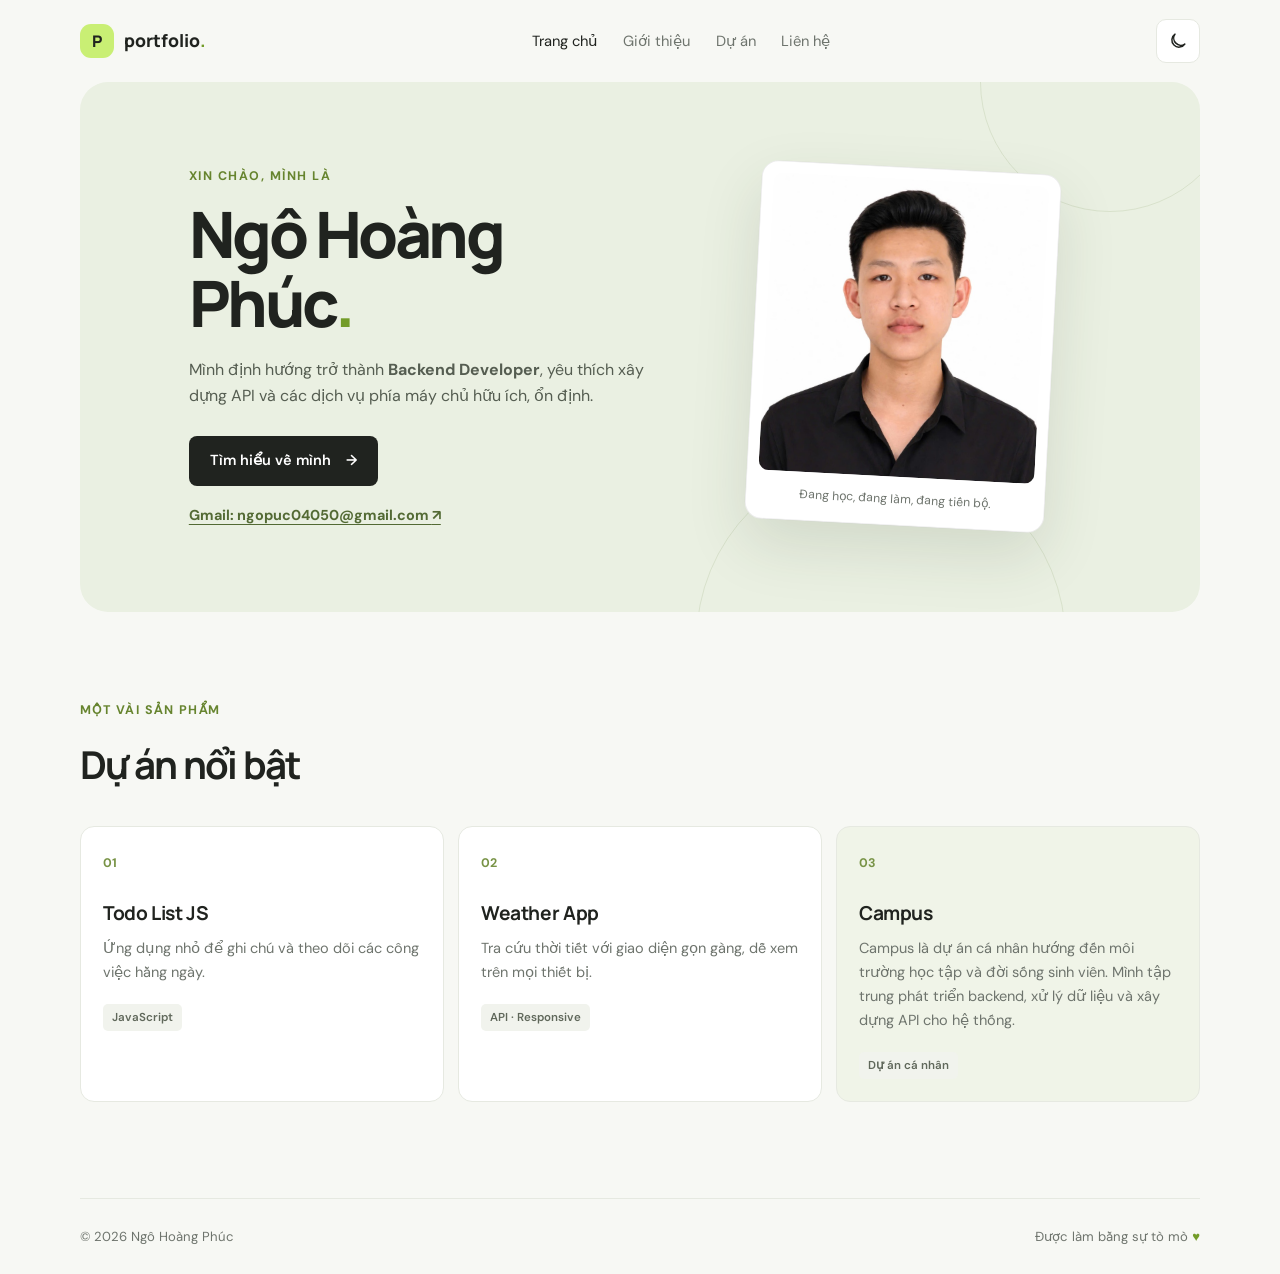
<file: index.html>
<!DOCTYPE html>
<html lang="vi">
<head>
    <meta charset="UTF-8">
    <meta name="viewport" content="width=device-width, initial-scale=1.0">
    <meta name="description" content="Portfolio cá nhân của Ngô Hoàng Phúc — Backend Developer tương lai.">
    <title>Ngô Hoàng Phúc — Portfolio</title>
    <script src="js/script.js"></script>
    <link rel="icon" href="images/logo.svg" type="image/svg+xml">
    <link rel="stylesheet" href="css/style.css">
</head>
<body>
    <nav class="site-nav" aria-label="Điều hướng chính">
        <a class="brand" href="index.html" aria-label="Portfolio - Trang chủ">
            <span class="brand-mark" aria-hidden="true">P</span>
            <span>portfolio<span class="brand-dot">.</span></span>
        </a>
        <div class="nav-links" id="primary-navigation">
            <a href="index.html" aria-current="page">Trang chủ</a>
            <a href="about.html">Giới thiệu</a>
            <a href="projects.html">Dự án</a>
            <a href="contact.html">Liên hệ</a>
        </div>
        <div class="nav-actions">
            <button class="theme-toggle" type="button" data-theme-toggle aria-label="Chuyển sang chế độ tối" aria-pressed="false">
                <svg data-theme-icon="sun" aria-hidden="true" focusable="false" viewBox="0 0 24 24">
                    <circle cx="12" cy="12" r="4"></circle>
                    <path d="M12 2v2m0 16v2M4.93 4.93l1.42 1.42m11.3 11.3 1.42 1.42M2 12h2m16 0h2M4.93 19.07l1.42-1.42m11.3-11.3 1.42-1.42"></path>
                </svg>
                <svg data-theme-icon="moon" aria-hidden="true" focusable="false" viewBox="0 0 24 24">
                    <path d="M20.2 15.6A8.5 8.5 0 0 1 8.4 3.8 8.5 8.5 0 1 0 20.2 15.6Z"></path>
                </svg>
            </button>
            <button class="nav-toggle" type="button" aria-expanded="false" aria-controls="primary-navigation" aria-label="Mở menu điều hướng">
                <span aria-hidden="true"></span>
            </button>
        </div>
    </nav>

    <main>
        <header class="hero" data-reveal>
            <div class="hero-copy">
                <p class="eyebrow">Xin chào, mình là</p>
                <h1>Ngô Hoàng Phúc<span class="accent">.</span></h1>
                <p class="hero-intro">Mình định hướng trở thành <strong>Backend Developer</strong>, yêu thích xây dựng API và các dịch vụ phía máy chủ hữu ích, ổn định.</p>
                <a class="button" href="about.html">Tìm hiểu về mình <span aria-hidden="true">→</span></a>
                <p class="hero-email"><a href="https://mail.google.com/mail/?view=cm&amp;fs=1&amp;to=ngopuc04050%40gmail.com" target="_blank" rel="noopener noreferrer">Gmail: ngopuc04050@gmail.com <span aria-hidden="true">↗</span></a></p>
            </div>
            <div class="portrait-frame">
                <img src="images/avatar.jpg" alt="Ảnh chân dung Ngô Hoàng Phúc">
                <span class="portrait-caption">Đang học, đang làm, đang tiến bộ.</span>
            </div>
            <span class="hero-orbit orbit-one" aria-hidden="true"></span>
            <span class="hero-orbit orbit-two" aria-hidden="true"></span>
        </header>

        <section class="section projects" aria-labelledby="projects-title">
            <div class="section-heading" data-reveal>
                <p class="eyebrow">Một vài sản phẩm</p>
                <h2 id="projects-title">Dự án nổi bật</h2>
            </div>
            <div class="project-grid">
                <article class="project-card" id="project-todo-list-js" data-reveal>
                    <span class="project-number">01</span>
                    <h3>Todo List JS</h3>
                    <p>Ứng dụng nhỏ để ghi chú và theo dõi các công việc hằng ngày.</p>
                    <span class="tag">JavaScript</span>
                </article>
                <article class="project-card" id="project-weather-app" data-reveal>
                    <span class="project-number">02</span>
                    <h3>Weather App</h3>
                    <p>Tra cứu thời tiết với giao diện gọn gàng, dễ xem trên mọi thiết bị.</p>
                    <span class="tag">API · Responsive</span>
                </article>
                <article class="project-card project-card-accent" id="project-campus" data-reveal>
                    <span class="project-number">03</span>
                    <h3>Campus</h3>
                    <p>Campus là dự án cá nhân hướng đến môi trường học tập và đời sống sinh viên. Mình tập trung phát triển backend, xử lý dữ liệu và xây dựng API cho hệ thống.</p>
                    <span class="tag">Dự án cá nhân</span>
                </article>
            </div>
        </section>
    </main>

    <footer class="site-footer">
        <span>© <span data-current-year>2026</span> Ngô Hoàng Phúc</span>
        <span>Được làm bằng sự tò mò <span class="accent" aria-label="tình yêu">♥</span></span>
    </footer>
</body>
</html>
</file>
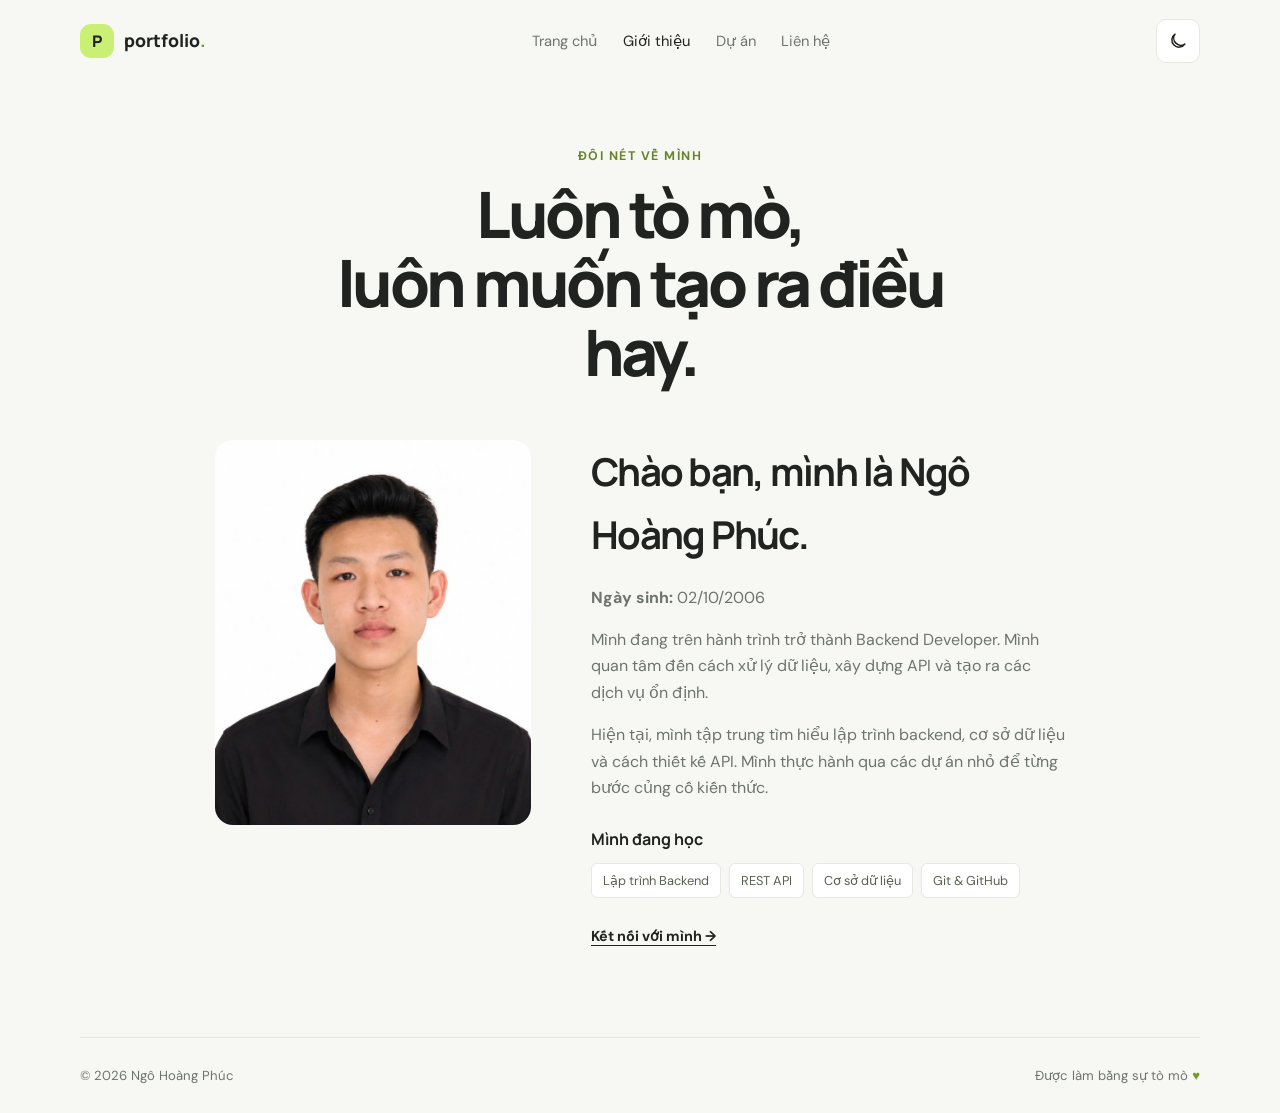
<file: about.html>
<!DOCTYPE html>
<html lang="vi">
<head>
    <meta charset="UTF-8">
    <meta name="viewport" content="width=device-width, initial-scale=1.0">
    <meta name="description" content="Tìm hiểu thêm về Ngô Hoàng Phúc và hành trình học phát triển backend.">
    <title>Giới thiệu — Ngô Hoàng Phúc</title>
    <script src="js/script.js"></script>
    <link rel="icon" href="images/logo.svg" type="image/svg+xml">
    <link rel="stylesheet" href="css/style.css">
</head>
<body>
    <nav class="site-nav" aria-label="Điều hướng chính">
        <a class="brand" href="index.html" aria-label="Portfolio - Trang chủ">
            <span class="brand-mark" aria-hidden="true">P</span>
            <span>portfolio<span class="brand-dot">.</span></span>
        </a>
        <div class="nav-links" id="primary-navigation">
            <a href="index.html">Trang chủ</a>
            <a href="about.html" aria-current="page">Giới thiệu</a>
            <a href="projects.html">Dự án</a>
            <a href="contact.html">Liên hệ</a>
        </div>
        <div class="nav-actions">
            <button class="theme-toggle" type="button" data-theme-toggle aria-label="Chuyển sang chế độ tối" aria-pressed="false">
                <svg data-theme-icon="sun" aria-hidden="true" focusable="false" viewBox="0 0 24 24">
                    <circle cx="12" cy="12" r="4"></circle>
                    <path d="M12 2v2m0 16v2M4.93 4.93l1.42 1.42m11.3 11.3 1.42 1.42M2 12h2m16 0h2M4.93 19.07l1.42-1.42m11.3-11.3 1.42-1.42"></path>
                </svg>
                <svg data-theme-icon="moon" aria-hidden="true" focusable="false" viewBox="0 0 24 24">
                    <path d="M20.2 15.6A8.5 8.5 0 0 1 8.4 3.8 8.5 8.5 0 1 0 20.2 15.6Z"></path>
                </svg>
            </button>
            <button class="nav-toggle" type="button" aria-expanded="false" aria-controls="primary-navigation" aria-label="Mở menu điều hướng">
                <span aria-hidden="true"></span>
            </button>
        </div>
    </nav>

    <main class="page-main">
        <header class="page-heading" data-reveal>
            <p class="eyebrow">Đôi nét về mình</p>
            <h1>Luôn tò mò,<br>luôn muốn tạo ra điều hay.</h1>
        </header>
        <section class="about-layout" data-reveal>
            <div class="about-portrait">
                <img src="images/avatar.jpg" alt="Ảnh chân dung Ngô Hoàng Phúc">
            </div>
            <div class="about-copy">
                <h2>Chào bạn, mình là Ngô Hoàng Phúc.</h2>
                <p><strong>Ngày sinh:</strong> 02/10/2006</p>
                <p>Mình đang trên hành trình trở thành Backend Developer. Mình quan tâm đến cách xử lý dữ liệu, xây dựng API và tạo ra các dịch vụ ổn định.</p>
                <p>Hiện tại, mình tập trung tìm hiểu lập trình backend, cơ sở dữ liệu và cách thiết kế API. Mình thực hành qua các dự án nhỏ để từng bước củng cố kiến thức.</p>
                <h3>Mình đang học</h3>
                <ul class="skill-list">
                    <li>Lập trình Backend</li>
                    <li>REST API</li>
                    <li>Cơ sở dữ liệu</li>
                    <li>Git &amp; GitHub</li>
                </ul>
                <a class="text-link" href="contact.html">Kết nối với mình <span aria-hidden="true">→</span></a>
            </div>
        </section>
    </main>

    <footer class="site-footer">
        <span>© <span data-current-year>2026</span> Ngô Hoàng Phúc</span>
        <span>Được làm bằng sự tò mò <span class="accent" aria-label="tình yêu">♥</span></span>
    </footer>
</body>
</html>
</file>
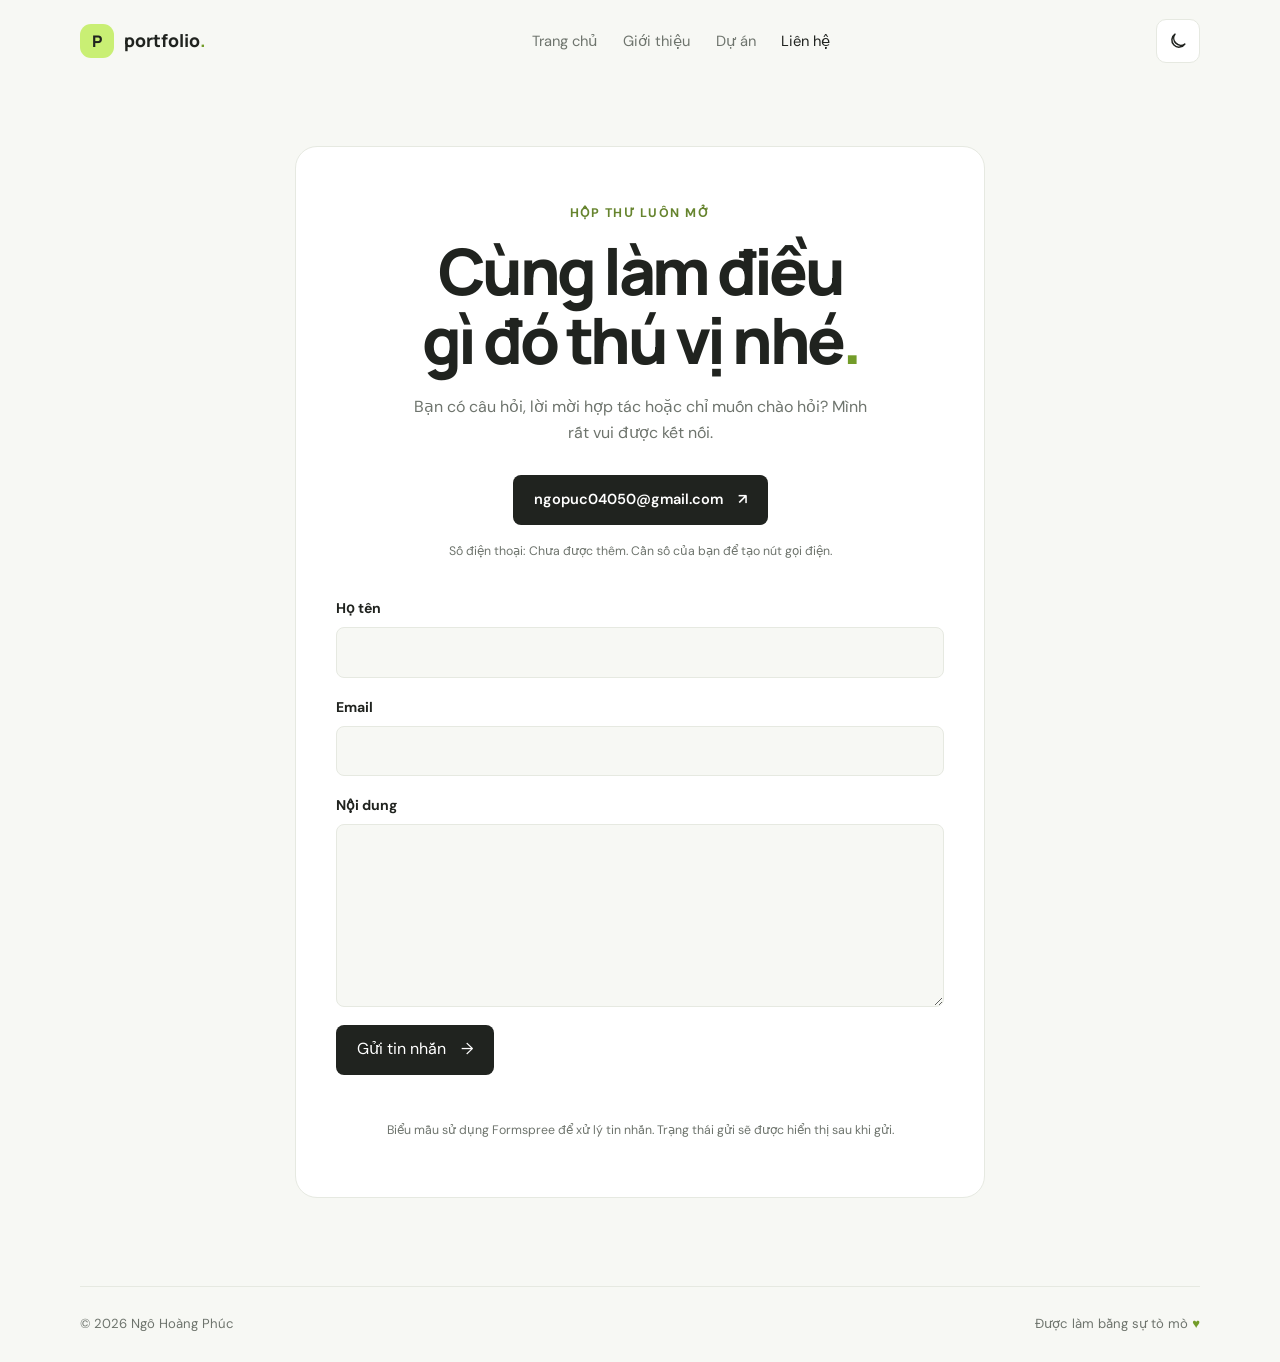
<file: contact.html>
<!DOCTYPE html>
<html lang="vi">
<head>
    <meta charset="UTF-8">
    <meta name="viewport" content="width=device-width, initial-scale=1.0">
    <meta name="description" content="Liên hệ với Ngô Hoàng Phúc qua email hoặc gửi tin nhắn bằng biểu mẫu.">
    <title>Liên hệ — Ngô Hoàng Phúc</title>
    <script src="js/script.js"></script>
    <link rel="icon" href="images/logo.svg" type="image/svg+xml">
    <link rel="stylesheet" href="css/style.css">
</head>
<body>
    <nav class="site-nav" aria-label="Điều hướng chính">
        <a class="brand" href="index.html" aria-label="Portfolio - Trang chủ">
            <span class="brand-mark" aria-hidden="true">P</span>
            <span>portfolio<span class="brand-dot">.</span></span>
        </a>
        <div class="nav-links" id="primary-navigation">
            <a href="index.html">Trang chủ</a>
            <a href="about.html">Giới thiệu</a>
            <a href="projects.html">Dự án</a>
            <a href="contact.html" aria-current="page">Liên hệ</a>
        </div>
        <div class="nav-actions">
            <button class="theme-toggle" type="button" data-theme-toggle aria-label="Chuyển sang chế độ tối" aria-pressed="false">
                <svg data-theme-icon="sun" aria-hidden="true" focusable="false" viewBox="0 0 24 24">
                    <circle cx="12" cy="12" r="4"></circle>
                    <path d="M12 2v2m0 16v2M4.93 4.93l1.42 1.42m11.3 11.3 1.42 1.42M2 12h2m16 0h2M4.93 19.07l1.42-1.42m11.3-11.3 1.42-1.42"></path>
                </svg>
                <svg data-theme-icon="moon" aria-hidden="true" focusable="false" viewBox="0 0 24 24">
                    <path d="M20.2 15.6A8.5 8.5 0 0 1 8.4 3.8 8.5 8.5 0 1 0 20.2 15.6Z"></path>
                </svg>
            </button>
            <button class="nav-toggle" type="button" aria-expanded="false" aria-controls="primary-navigation" aria-label="Mở menu điều hướng">
                <span aria-hidden="true"></span>
            </button>
        </div>
    </nav>

    <main class="page-main contact-main">
        <section class="contact-card" data-reveal>
            <p class="eyebrow">Hộp thư luôn mở</p>
            <h1>Cùng làm điều<br>gì đó thú vị nhé<span class="accent">.</span></h1>
            <p class="contact-intro">Bạn có câu hỏi, lời mời hợp tác hoặc chỉ muốn chào hỏi? Mình rất vui được kết nối.</p>
            <a class="button" href="https://mail.google.com/mail/?view=cm&amp;fs=1&amp;to=ngopuc04050%40gmail.com" target="_blank" rel="noopener noreferrer">ngopuc04050@gmail.com <span aria-hidden="true">↗</span></a>
            <p class="contact-note">Số điện thoại: Chưa được thêm. Cần số của bạn để tạo nút gọi điện.</p>

            <form class="contact-form" data-formspree-form action="https://formspree.io/f/mdegpvgb" method="POST">
                <div class="form-field">
                    <label for="contact-name">Họ tên</label>
                    <input id="contact-name" name="name" type="text" autocomplete="name" maxlength="100" required>
                </div>
                <div class="form-field">
                    <label for="contact-email">Email</label>
                    <input id="contact-email" name="email" type="email" autocomplete="email" maxlength="254" required>
                </div>
                <div class="form-field">
                    <label for="contact-message">Nội dung</label>
                    <textarea id="contact-message" name="message" rows="6" minlength="10" maxlength="5000" required></textarea>
                </div>
                <button class="button contact-submit" type="submit">Gửi tin nhắn <span aria-hidden="true">→</span></button>
                <p class="form-status" data-form-status role="status" aria-live="polite" aria-atomic="true"></p>
            </form>
            <p class="contact-note form-setup-note">Biểu mẫu sử dụng Formspree để xử lý tin nhắn. Trạng thái gửi sẽ được hiển thị sau khi gửi.</p>
        </section>
    </main>

    <footer class="site-footer">
        <span>© <span data-current-year>2026</span> Ngô Hoàng Phúc</span>
        <span>Được làm bằng sự tò mò <span class="accent" aria-label="tình yêu">♥</span></span>
    </footer>
</body>
</html>
</file>
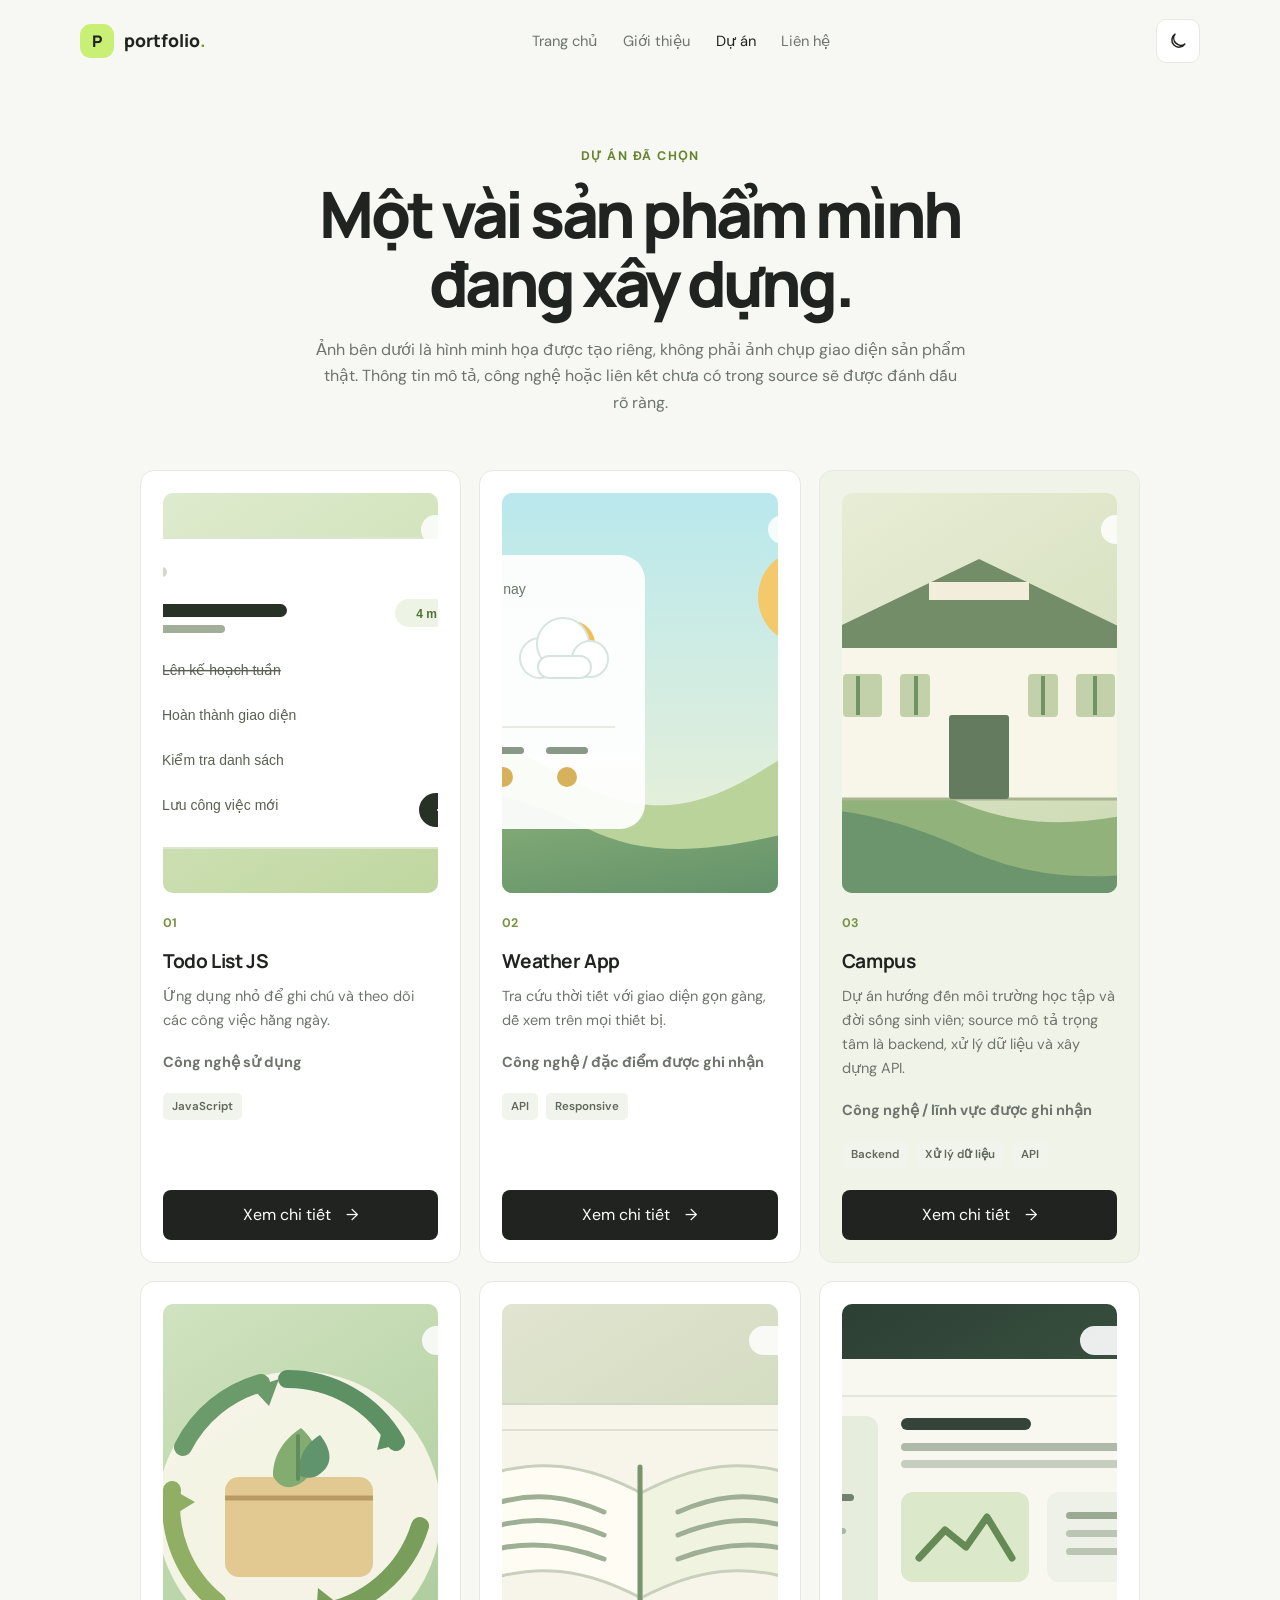
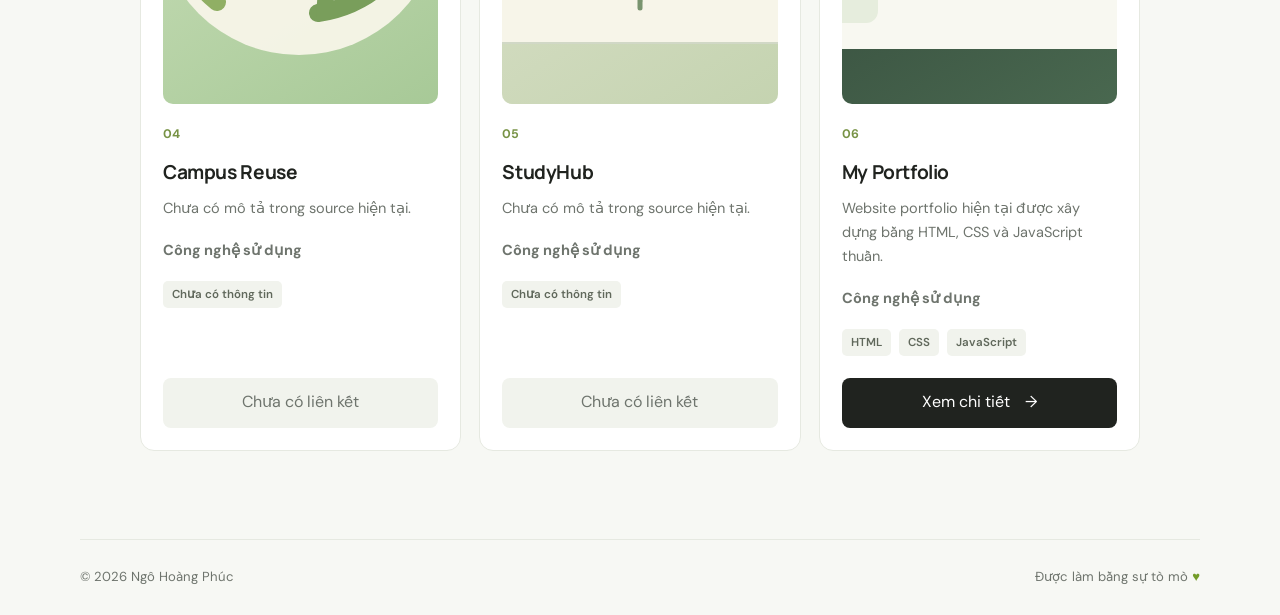
<file: projects.html>
<!DOCTYPE html>
<html lang="vi">
<head>
    <meta charset="UTF-8">
    <meta name="viewport" content="width=device-width, initial-scale=1.0">
    <meta name="description" content="Danh sách dự án của Ngô Hoàng Phúc, gồm thông tin mô tả và công nghệ có trong source hiện tại.">
    <title>Dự án — Ngô Hoàng Phúc</title>
    <script src="js/script.js"></script>
    <link rel="icon" href="images/logo.svg" type="image/svg+xml">
    <link rel="stylesheet" href="css/style.css">
</head>
<body>
    <nav class="site-nav" aria-label="Điều hướng chính">
        <a class="brand" href="index.html" aria-label="Portfolio - Trang chủ">
            <span class="brand-mark" aria-hidden="true">P</span>
            <span>portfolio<span class="brand-dot">.</span></span>
        </a>
        <div class="nav-links" id="primary-navigation">
            <a href="index.html">Trang chủ</a>
            <a href="about.html">Giới thiệu</a>
            <a href="projects.html" aria-current="page">Dự án</a>
            <a href="contact.html">Liên hệ</a>
        </div>
        <div class="nav-actions">
            <button class="theme-toggle" type="button" data-theme-toggle aria-label="Chuyển sang chế độ tối" aria-pressed="false">
                <svg data-theme-icon="sun" aria-hidden="true" focusable="false" viewBox="0 0 24 24">
                    <circle cx="12" cy="12" r="4"></circle>
                    <path d="M12 2v2m0 16v2M4.93 4.93l1.42 1.42m11.3 11.3 1.42 1.42M2 12h2m16 0h2M4.93 19.07l1.42-1.42m11.3-11.3 1.42-1.42"></path>
                </svg>
                <svg data-theme-icon="moon" aria-hidden="true" focusable="false" viewBox="0 0 24 24">
                    <path d="M20.2 15.6A8.5 8.5 0 0 1 8.4 3.8 8.5 8.5 0 1 0 20.2 15.6Z"></path>
                </svg>
            </button>
            <button class="nav-toggle" type="button" aria-expanded="false" aria-controls="primary-navigation" aria-label="Mở menu điều hướng">
                <span aria-hidden="true"></span>
            </button>
        </div>
    </nav>

    <main class="page-main projects-main">
        <header class="page-heading" data-reveal>
            <p class="eyebrow">Dự án đã chọn</p>
            <h1>Một vài sản phẩm mình đang xây dựng.</h1>
            <p class="projects-intro">Ảnh bên dưới là hình minh họa được tạo riêng, không phải ảnh chụp giao diện sản phẩm thật. Thông tin mô tả, công nghệ hoặc liên kết chưa có trong source sẽ được đánh dấu rõ ràng.</p>
        </header>

        <section aria-label="Danh sách 6 dự án">
            <div class="project-grid project-page-grid">
                <article class="project-card project-detail-card" data-reveal>
                    <img class="project-thumbnail" src="images/todo-list-js.svg" alt="Hình minh họa cho dự án Todo List JS" width="640" height="400" loading="lazy" decoding="async">
                    <span class="project-number">01</span>
                    <h2>Todo List JS</h2>
                    <p>Ứng dụng nhỏ để ghi chú và theo dõi các công việc hằng ngày.</p>
                    <p class="project-tech-label">Công nghệ sử dụng</p>
                    <div class="project-tech">
                        <span class="tag">JavaScript</span>
                    </div>
                    <a class="button project-detail-button" href="index.html#project-todo-list-js">Xem chi tiết <span aria-hidden="true">→</span></a>
                </article>

                <article class="project-card project-detail-card" data-reveal>
                    <img class="project-thumbnail" src="images/weather-app.svg" alt="Hình minh họa cho dự án Weather App" width="640" height="400" loading="lazy" decoding="async">
                    <span class="project-number">02</span>
                    <h2>Weather App</h2>
                    <p>Tra cứu thời tiết với giao diện gọn gàng, dễ xem trên mọi thiết bị.</p>
                    <p class="project-tech-label">Công nghệ / đặc điểm được ghi nhận</p>
                    <div class="project-tech">
                        <span class="tag">API</span>
                        <span class="tag">Responsive</span>
                    </div>
                    <a class="button project-detail-button" href="index.html#project-weather-app">Xem chi tiết <span aria-hidden="true">→</span></a>
                </article>

                <article class="project-card project-detail-card project-card-accent" data-reveal>
                    <img class="project-thumbnail" src="images/campus.svg" alt="Hình minh họa cho dự án Campus" width="640" height="400" loading="lazy" decoding="async">
                    <span class="project-number">03</span>
                    <h2>Campus</h2>
                    <p>Dự án hướng đến môi trường học tập và đời sống sinh viên; source mô tả trọng tâm là backend, xử lý dữ liệu và xây dựng API.</p>
                    <p class="project-tech-label">Công nghệ / lĩnh vực được ghi nhận</p>
                    <div class="project-tech">
                        <span class="tag">Backend</span>
                        <span class="tag">Xử lý dữ liệu</span>
                        <span class="tag">API</span>
                    </div>
                    <a class="button project-detail-button" href="index.html#project-campus">Xem chi tiết <span aria-hidden="true">→</span></a>
                </article>

                <article class="project-card project-detail-card" data-reveal>
                    <img class="project-thumbnail" src="images/campus-reuse.svg" alt="Hình minh họa cho dự án Campus Reuse" width="640" height="400" loading="lazy" decoding="async">
                    <span class="project-number">04</span>
                    <h2>Campus Reuse</h2>
                    <p>Chưa có mô tả trong source hiện tại.</p>
                    <p class="project-tech-label">Công nghệ sử dụng</p>
                    <div class="project-tech">
                        <span class="tag">Chưa có thông tin</span>
                    </div>
                    <button class="button project-detail-button" type="button" disabled title="Chưa có liên kết xem dự án">Chưa có liên kết</button>
                </article>

                <article class="project-card project-detail-card" data-reveal>
                    <img class="project-thumbnail" src="images/studyhub.svg" alt="Hình minh họa cho dự án StudyHub" width="640" height="400" loading="lazy" decoding="async">
                    <span class="project-number">05</span>
                    <h2>StudyHub</h2>
                    <p>Chưa có mô tả trong source hiện tại.</p>
                    <p class="project-tech-label">Công nghệ sử dụng</p>
                    <div class="project-tech">
                        <span class="tag">Chưa có thông tin</span>
                    </div>
                    <button class="button project-detail-button" type="button" disabled title="Chưa có liên kết xem dự án">Chưa có liên kết</button>
                </article>

                <article class="project-card project-detail-card" data-reveal>
                    <img class="project-thumbnail" src="images/my-portfolio.svg" alt="Hình minh họa cho dự án My Portfolio" width="640" height="400" loading="lazy" decoding="async">
                    <span class="project-number">06</span>
                    <h2>My Portfolio</h2>
                    <p>Website portfolio hiện tại được xây dựng bằng HTML, CSS và JavaScript thuần.</p>
                    <p class="project-tech-label">Công nghệ sử dụng</p>
                    <div class="project-tech">
                        <span class="tag">HTML</span>
                        <span class="tag">CSS</span>
                        <span class="tag">JavaScript</span>
                    </div>
                    <a class="button project-detail-button" href="index.html">Xem chi tiết <span aria-hidden="true">→</span></a>
                </article>
            </div>
        </section>
    </main>

    <footer class="site-footer">
        <span>© <span data-current-year>2026</span> Ngô Hoàng Phúc</span>
        <span>Được làm bằng sự tò mò <span class="accent" aria-label="tình yêu">♥</span></span>
    </footer>
</body>
</html>
</file>
<file: css/style.css>
@import url('https://fonts.googleapis.com/css2?family=DM+Sans:wght@400;500;600;700&family=Manrope:wght@400;500;600;700;800&display=swap');

:root {
    color-scheme: light;
    --ink: #20231f;
    --muted: #6e746d;
    --paper: #f7f8f4;
    --surface: #fff;
    --green: #c9ef74;
    --line: #e6e9e1;
    --accent: #739c29;
    --eyebrow: #66842e;
    --hero-surface: #eaf0e2;
    --hero-ink: #555d51;
    --link-accent: #536a34;
    --button-hover: #3c4932;
    --portrait-surface: #dce8ca;
    --project-surface: #f0f4e8;
    --project-number: #789346;
    --tag-surface: #f1f3ed;
    --tag-ink: #60685b;
    --skill-ink: #596052;
    --subtle-border: rgba(32, 35, 31, 0.08);
    --orbit-border: rgba(107, 137, 65, 0.14);
    --shadow: rgba(49, 62, 36, 0.13);
    --menu-shadow: rgba(32, 35, 31, 0.12);
    --focus-ring: rgba(115, 156, 41, 0.3);
    --success: #42651e;
    --error: #a12e2e;
    font-family: 'DM Sans', 'Segoe UI', sans-serif;
}

:root[data-theme="dark"] {
    color-scheme: dark;
    --ink: #e9eee4;
    --muted: #a7b0a1;
    --paper: #141813;
    --surface: #1d241b;
    --line: #343d31;
    --accent: #b0db69;
    --eyebrow: #c0dc91;
    --hero-surface: #202a1d;
    --hero-ink: #c5d0ba;
    --link-accent: #c5d89d;
    --button-hover: #d5e7b6;
    --portrait-surface: #303d29;
    --project-surface: #273123;
    --project-number: #b8d78a;
    --tag-surface: #2b3328;
    --tag-ink: #d1dac8;
    --skill-ink: #d1dac8;
    --subtle-border: rgba(255, 255, 255, 0.08);
    --orbit-border: rgba(201, 239, 116, 0.14);
    --shadow: rgba(0, 0, 0, 0.32);
    --menu-shadow: rgba(0, 0, 0, 0.36);
    --focus-ring: rgba(201, 239, 116, 0.38);
    --success: #b8db8c;
    --error: #ff9a91;
}

* {
    box-sizing: border-box;
}

body {
    min-width: 320px;
    margin: 0;
    color: var(--ink);
    background: var(--paper);
    line-height: 1.65;
    transition: color 180ms ease, background-color 180ms ease;
}

img,
svg,
video {
    display: block;
    max-width: 100%;
}

a {
    color: inherit;
}

.site-nav {
    position: relative;
    z-index: 5;
    display: flex;
    width: calc(100% - 32px);
    min-height: 72px;
    align-items: center;
    justify-content: space-between;
    margin: 0 auto;
}

.brand {
    display: inline-flex;
    align-items: center;
    gap: 10px;
    font-family: 'Manrope', sans-serif;
    font-size: 1rem;
    font-weight: 800;
    text-decoration: none;
}

.brand-mark {
    display: grid;
    width: 34px;
    height: 34px;
    place-items: center;
    border-radius: 11px;
    background: var(--green);
    font-size: 1rem;
}

.brand-dot,
.accent {
    color: var(--accent);
}

.nav-actions {
    display: flex;
    align-items: center;
    gap: 8px;
}

.nav-links {
    position: absolute;
    top: calc(100% - 4px);
    right: 0;
    display: none;
    width: min(240px, calc(100vw - 32px));
    flex-direction: column;
    gap: 4px;
    padding: 10px;
    border: 1px solid var(--line);
    border-radius: 12px;
    background: var(--surface);
    box-shadow: 0 16px 36px var(--menu-shadow);
}

.site-nav.is-open .nav-links {
    display: flex;
}

.nav-toggle,
.theme-toggle {
    display: grid;
    width: 44px;
    height: 44px;
    place-items: center;
    border: 1px solid var(--line);
    border-radius: 10px;
    background: var(--surface);
    color: var(--ink);
    cursor: pointer;
    transition: color 180ms ease, background-color 180ms ease, border-color 180ms ease;
}

.theme-toggle svg {
    width: 20px;
    height: 20px;
    fill: none;
    stroke: currentColor;
    stroke-linecap: round;
    stroke-linejoin: round;
    stroke-width: 1.8;
}

.theme-toggle [data-theme-icon="sun"] {
    display: none;
}

:root[data-theme="dark"] .theme-toggle [data-theme-icon="sun"] {
    display: block;
}

:root[data-theme="dark"] .theme-toggle [data-theme-icon="moon"] {
    display: none;
}

.theme-toggle svg[hidden] {
    display: none;
}

.nav-toggle:hover,
.theme-toggle:hover {
    border-color: var(--accent);
    background: var(--tag-surface);
}

.nav-toggle span,
.nav-toggle span::before,
.nav-toggle span::after {
    display: block;
    width: 18px;
    height: 2px;
    border-radius: 2px;
    background: currentColor;
}

.nav-toggle span {
    position: relative;
}

.nav-toggle span::before,
.nav-toggle span::after {
    position: absolute;
    left: 0;
    content: '';
}

.nav-toggle span::before {
    top: -6px;
}

.nav-toggle span::after {
    top: 6px;
}

.nav-links a {
    padding: 9px 10px;
    border-radius: 7px;
    color: var(--muted);
    font-size: 0.92rem;
    text-decoration: none;
    transition: color 160ms ease, background-color 160ms ease;
}

.nav-links a:hover,
.nav-links a[aria-current="page"] {
    color: var(--ink);
    background: var(--paper);
}

.hero {
    position: relative;
    display: grid;
    width: calc(100% - 32px);
    min-height: 0;
    grid-template-columns: minmax(0, 1fr);
    align-items: center;
    gap: 36px;
    overflow: hidden;
    margin: 0 auto;
    padding: 40px 22px;
    border-radius: 20px;
    background: var(--hero-surface);
}

.hero-copy,
.portrait-frame {
    position: relative;
    z-index: 1;
}

.eyebrow {
    margin: 0 0 12px;
    color: var(--eyebrow);
    font-size: 0.78rem;
    font-weight: 700;
    letter-spacing: 0.12em;
    text-transform: uppercase;
}

h1,
h2,
h3,
p {
    margin-top: 0;
}

.hero h1,
.page-heading h1,
.contact-card h1 {
    margin-bottom: 20px;
    font-family: 'Manrope', sans-serif;
    font-size: clamp(2.25rem, 9vw, 3.25rem);
    font-weight: 800;
    letter-spacing: -0.055em;
    line-height: 1.08;
    overflow-wrap: anywhere;
}

.hero-intro {
    max-width: 38rem;
    margin: 0 auto 26px;
    color: var(--hero-ink);
    font-size: 1rem;
}

.button {
    display: inline-flex;
    min-height: 50px;
    align-items: center;
    gap: 15px;
    padding: 0 21px;
    border-radius: 8px;
    background: var(--ink);
    color: var(--surface);
    font-size: 0.91rem;
    font-weight: 600;
    text-decoration: none;
    transition: transform 160ms ease, background 160ms ease;
}

.button:hover {
    transform: translateY(-2px);
    background: var(--button-hover);
    color: var(--paper);
}

.hero-email {
    margin: 16px 0 0;
}

.hero-email a {
    color: var(--link-accent);
    font-size: 0.9rem;
    font-weight: 700;
    text-decoration-thickness: 1px;
    text-underline-offset: 4px;
}

.portrait-frame {
    justify-self: center;
    width: min(78%, 270px);
    padding: 11px 11px 16px;
    transform: rotate(3deg);
    border: 1px solid var(--subtle-border);
    border-radius: 17px;
    background: var(--surface);
    box-shadow: 0 24px 60px var(--shadow);
}

.portrait-frame img {
    width: 100%;
    aspect-ratio: 1 / 1.08;
    border-radius: 10px;
    background: var(--portrait-surface);
    object-fit: cover;
}

.portrait-caption {
    display: block;
    padding-top: 12px;
    color: var(--muted);
    font-size: 0.76rem;
    text-align: center;
}

.hero-orbit {
    position: absolute;
    width: 260px;
    height: 260px;
    border: 1px solid var(--orbit-border);
    border-radius: 50%;
}

.orbit-one {
    top: -130px;
    right: -40px;
}

.orbit-two {
    right: 12%;
    bottom: -214px;
    width: 370px;
    height: 370px;
}

.section {
    width: calc(100% - 32px);
    margin: 0 auto;
    padding: 64px 0 72px;
}

.section-heading {
    margin-bottom: 30px;
}

.section-heading h2,
.about-copy h2 {
    margin-bottom: 0;
    font-family: 'Manrope', sans-serif;
    font-size: clamp(1.65rem, 6vw, 2.4rem);
    letter-spacing: -0.045em;
    overflow-wrap: anywhere;
}

.project-grid {
    display: grid;
    grid-template-columns: minmax(0, 1fr);
    gap: 14px;
}

.project-card {
    min-width: 0;
    min-height: 0;
    padding: 22px;
    border: 1px solid var(--line);
    border-radius: 14px;
    background: var(--surface);
    transition: color 180ms ease, background-color 180ms ease, border-color 180ms ease;
}

.project-card-accent {
    background: var(--project-surface);
}

.project-number {
    display: inline-block;
    margin-bottom: 24px;
    color: var(--project-number);
    font-size: 0.78rem;
    font-weight: 700;
}

.project-card h2,
.project-card h3 {
    margin-bottom: 8px;
    font-family: 'Manrope', sans-serif;
    font-size: 1.2rem;
    letter-spacing: -0.02em;
}

.project-card p {
    min-height: 0;
    margin-bottom: 18px;
    color: var(--muted);
    font-size: 0.91rem;
    overflow-wrap: anywhere;
}

.projects-main {
    width: min(1120px, calc(100% - 32px));
}

.projects-intro {
    max-width: 650px;
    margin: 0 auto;
    color: var(--muted);
}

.project-page-grid {
    align-items: stretch;
    gap: 18px;
}

.project-detail-card {
    display: flex;
    flex-direction: column;
}

.project-thumbnail {
    display: block;
    width: 100%;
    aspect-ratio: 16 / 10;
    margin-bottom: 20px;
    border-radius: 10px;
    background: var(--tag-surface);
    object-fit: cover;
}

.project-detail-card .project-number {
    margin-bottom: 12px;
}

.project-tech-label {
    margin-bottom: 8px;
    color: var(--muted);
    font-size: 0.8rem;
    font-weight: 700;
}

.project-tech {
    display: flex;
    flex-wrap: wrap;
    gap: 8px;
    margin-bottom: 22px;
}

.project-detail-button {
    width: 100%;
    justify-content: center;
    margin-top: auto;
    border: 0;
    font: inherit;
}

.project-detail-button:disabled {
    transform: none;
    background: var(--tag-surface);
    color: var(--muted);
    cursor: not-allowed;
}

.tag {
    display: inline-block;
    padding: 4px 9px;
    border-radius: 5px;
    background: var(--tag-surface);
    color: var(--tag-ink);
    font-size: 0.72rem;
    font-weight: 600;
}

.site-footer {
    display: flex;
    width: calc(100% - 32px);
    min-height: 76px;
    align-items: flex-start;
    flex-direction: column;
    justify-content: center;
    gap: 4px;
    margin: 0 auto;
    border-top: 1px solid var(--line);
    color: var(--muted);
    font-size: 0.82rem;
    overflow-wrap: anywhere;
}

.page-main {
    width: calc(100% - 32px);
    min-height: calc(100vh - 148px);
    margin: 0 auto;
    padding: 42px 0 64px;
}

.page-heading {
    max-width: 720px;
    margin: 0 auto 36px;
    text-align: center;
}

.page-heading h1,
.contact-card h1 {
    font-size: clamp(2.15rem, 8vw, 3.2rem);
}

.about-layout {
    display: grid;
    grid-template-columns: minmax(0, 1fr);
    align-items: start;
    gap: 28px;
    max-width: 850px;
    margin: 0 auto;
}

.about-portrait {
    width: min(78%, 330px);
    justify-self: center;
    overflow: hidden;
    border-radius: 18px;
    background: var(--portrait-surface);
}

.about-portrait img {
    width: 100%;
    aspect-ratio: 0.82;
    object-fit: cover;
}

.about-copy h2 {
    margin-bottom: 18px;
    font-size: clamp(1.4rem, 5vw, 1.75rem);
    overflow-wrap: anywhere;
}

.about-copy p {
    color: var(--muted);
}

.about-copy h3 {
    margin: 25px 0 10px;
    font-family: 'Manrope', sans-serif;
    font-size: 1rem;
}

.skill-list {
    display: flex;
    flex-wrap: wrap;
    gap: 8px;
    margin: 0 0 25px;
    padding: 0;
    list-style: none;
}

.skill-list li {
    padding: 6px 11px;
    border: 1px solid var(--line);
    border-radius: 6px;
    background: var(--surface);
    color: var(--skill-ink);
    font-size: 0.8rem;
}

.text-link {
    font-size: 0.9rem;
    font-weight: 700;
    text-decoration-thickness: 1px;
    text-underline-offset: 4px;
}

.contact-main {
    display: grid;
    place-items: center;
}

.contact-card {
    width: min(100%, 690px);
    margin: 0 auto;
    padding: 38px 20px;
    border: 1px solid var(--line);
    border-radius: 22px;
    background: var(--surface);
    text-align: center;
    transition: color 180ms ease, background-color 180ms ease, border-color 180ms ease;
}

.contact-card h1 {
    margin-bottom: 20px;
}

.contact-card > .button {
    max-width: 100%;
    flex-wrap: wrap;
    justify-content: center;
    overflow-wrap: anywhere;
    text-align: center;
    white-space: normal;
}

.contact-intro {
    max-width: 470px;
    margin: 0 auto 28px;
    color: var(--muted);
}

.contact-note {
    margin: 16px 0 0;
    color: var(--muted);
    font-size: 0.77rem;
}

.contact-form {
    display: grid;
    gap: 18px;
    margin-top: 36px;
    text-align: left;
}

.form-field {
    display: grid;
    gap: 7px;
}

.form-field label {
    font-size: 0.88rem;
    font-weight: 700;
}

.form-field input,
.form-field textarea {
    min-width: 0;
    width: 100%;
    min-height: 48px;
    padding: 11px 13px;
    border: 1px solid var(--line);
    border-radius: 8px;
    background: var(--paper);
    color: var(--ink);
    font: inherit;
}

.form-field textarea {
    min-height: 150px;
    resize: vertical;
}

.form-field input:focus-visible,
.form-field textarea:focus-visible {
    outline: 3px solid var(--focus-ring);
    outline-offset: 2px;
    border-color: var(--accent);
}

.contact-submit {
    justify-self: start;
    border: 0;
    cursor: pointer;
    font: inherit;
}

.contact-submit:disabled {
    cursor: wait;
    opacity: 0.7;
}

.form-status {
    min-height: 1.65em;
    margin: 0;
    color: var(--success);
    font-size: 0.9rem;
    font-weight: 600;
}

.form-status[data-state="error"] {
    color: var(--error);
}

.form-setup-note {
    margin-top: 4px;
}

.form-setup-note code {
    overflow-wrap: anywhere;
}

.has-reveal [data-reveal] {
    opacity: 0;
    transform: translateY(16px);
    transition: opacity 520ms ease, transform 520ms cubic-bezier(0.2, 0.7, 0.2, 1);
}

.has-reveal [data-reveal].is-visible {
    opacity: 1;
    transform: translateY(0);
}

.has-reveal .project-card:nth-child(2) {
    transition-delay: 70ms;
}

.has-reveal .project-card:nth-child(3) {
    transition-delay: 140ms;
}

@media (min-width: 48rem) {
    .site-nav {
        width: min(1120px, calc(100% - 48px));
        min-height: 82px;
    }

    .brand {
        font-size: 1.1rem;
    }

    .nav-toggle {
        display: none;
    }

    .nav-links,
    .site-nav.is-open .nav-links {
        position: static;
        display: flex;
        width: auto;
        flex-direction: row;
        gap: clamp(12px, 2vw, 26px);
        padding: 0;
        border: 0;
        background: transparent;
        box-shadow: none;
    }

    .nav-links a {
        padding: 8px 0;
    }

    .nav-links a:hover,
    .nav-links a[aria-current="page"] {
        background: transparent;
    }

    .hero {
        width: min(1120px, calc(100% - 48px));
        grid-template-columns: minmax(0, 1.1fr) minmax(0, 0.9fr);
        gap: clamp(24px, 5vw, 56px);
        padding: 48px 7%;
        border-radius: 28px;
    }

    .hero-copy {
        text-align: left;
    }

    .hero h1 {
        font-size: clamp(2.7rem, 5vw, 4.7rem);
    }

    .hero-intro {
        margin-right: 0;
        margin-left: 0;
    }

    .portrait-frame {
        width: min(100%, 300px);
    }

    .project-grid {
        grid-template-columns: repeat(2, minmax(0, 1fr));
    }

    .about-layout {
        grid-template-columns: minmax(0, 0.8fr) minmax(0, 1.2fr);
        gap: clamp(28px, 5vw, 60px);
    }

    .about-portrait {
        width: 100%;
    }

    .page-main {
        width: min(1000px, calc(100% - 48px));
        padding: 64px 0 88px;
    }

    .page-heading {
        margin-bottom: 54px;
    }

    .page-heading h1,
    .contact-card h1 {
        font-size: clamp(2.6rem, 5vw, 4rem);
    }

    .section {
        width: min(1120px, calc(100% - 48px));
        padding: 88px 0 96px;
    }

    .section-heading h2,
    .about-copy h2 {
        font-size: clamp(1.8rem, 4vw, 2.4rem);
    }

    .contact-card {
        padding: 56px 40px;
    }

    .site-footer {
        width: min(1120px, calc(100% - 48px));
        align-items: center;
        flex-direction: row;
        justify-content: space-between;
        gap: 16px;
    }
}

@media (min-width: 64rem) {
    .hero {
        min-height: 530px;
        gap: 64px;
        padding: 48px 8.5%;
    }

    .project-grid {
        grid-template-columns: repeat(3, minmax(0, 1fr));
    }
}

@media (prefers-reduced-motion: reduce) {
    *,
    *::before,
    *::after {
        scroll-behavior: auto !important;
        transition-duration: 0.01ms !important;
    }

    .has-reveal [data-reveal] {
        opacity: 1;
        transform: none;
        transition: none;
    }
}
</file>
